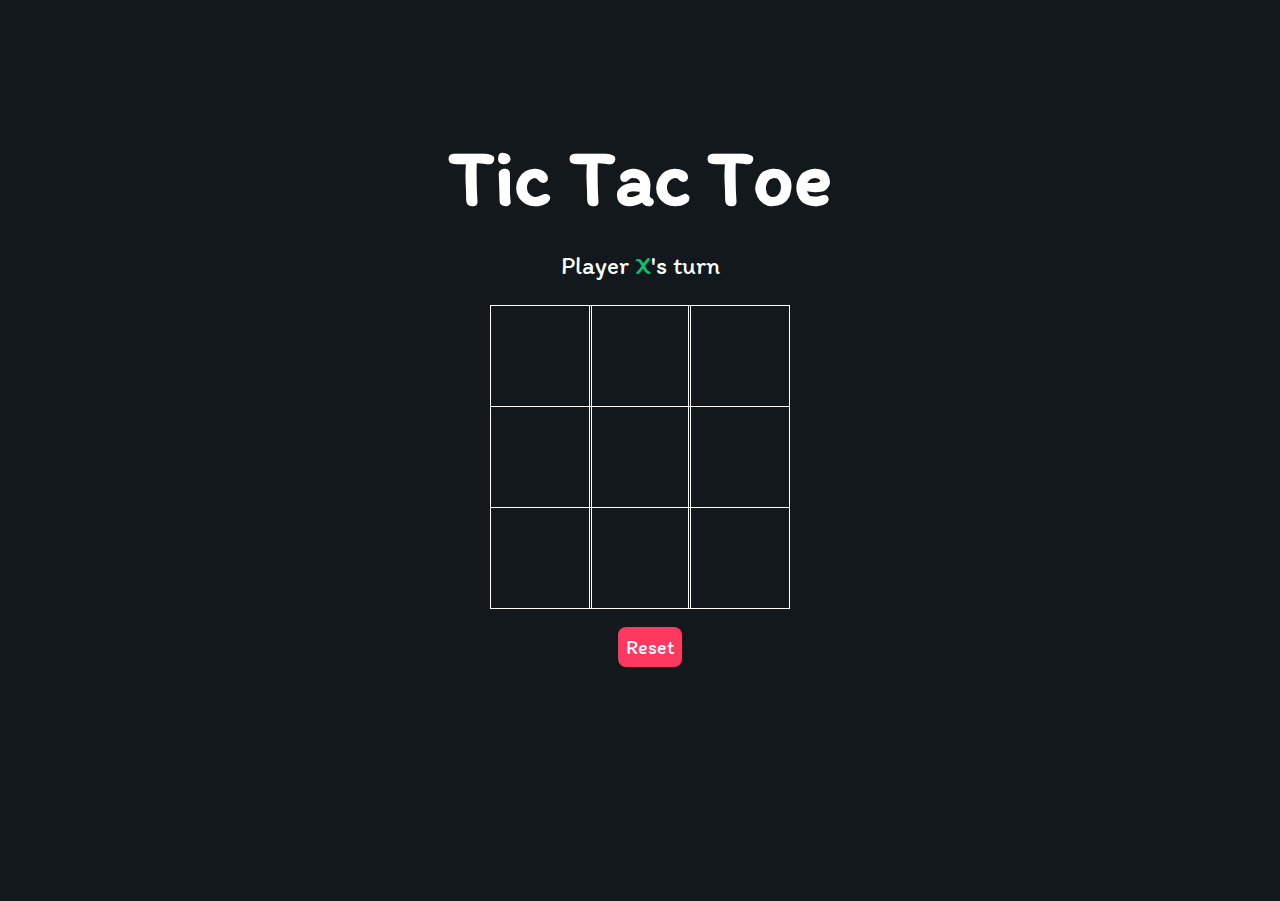
<file: Caro/index.html>
<html lang="en">
<head>
    <meta charset="UTF-8">
    <meta http-equiv="X-UA-Compatible" content="IE=edge">
    <meta name="viewport" content="width=device-width, initial-scale=1.0">
    <link rel="stylesheet" href="style.css">
    <link rel="preconnect" href="https://fonts.gstatic.com">
    <link href="https://fonts.googleapis.com/css2?family=Itim&display=swap" rel="stylesheet">
    <script src="./index.js"></script>
    <title>Tic-Tac-Toe</title>
</head>
<body>
    <main class="background">
        <section class="title">
            <h1>Tic Tac Toe</h1>
        </section>
        <section class="display">
            Player <span class="display-player playerX">X</span>'s turn
        </section>
        <section class="container">
            <div class="tile"></div>
            <div class="tile"></div>
            <div class="tile"></div>
            <div class="tile"></div>
            <div class="tile"></div>
            <div class="tile"></div>
            <div class="tile"></div>
            <div class="tile"></div>
            <div class="tile"></div>
        </section>
        <section class="display announcer hide"></section>
        <section class="controls">
            <button id="reset">Reset</button>
        </section>
    </main>
</body>
</html>
</file>
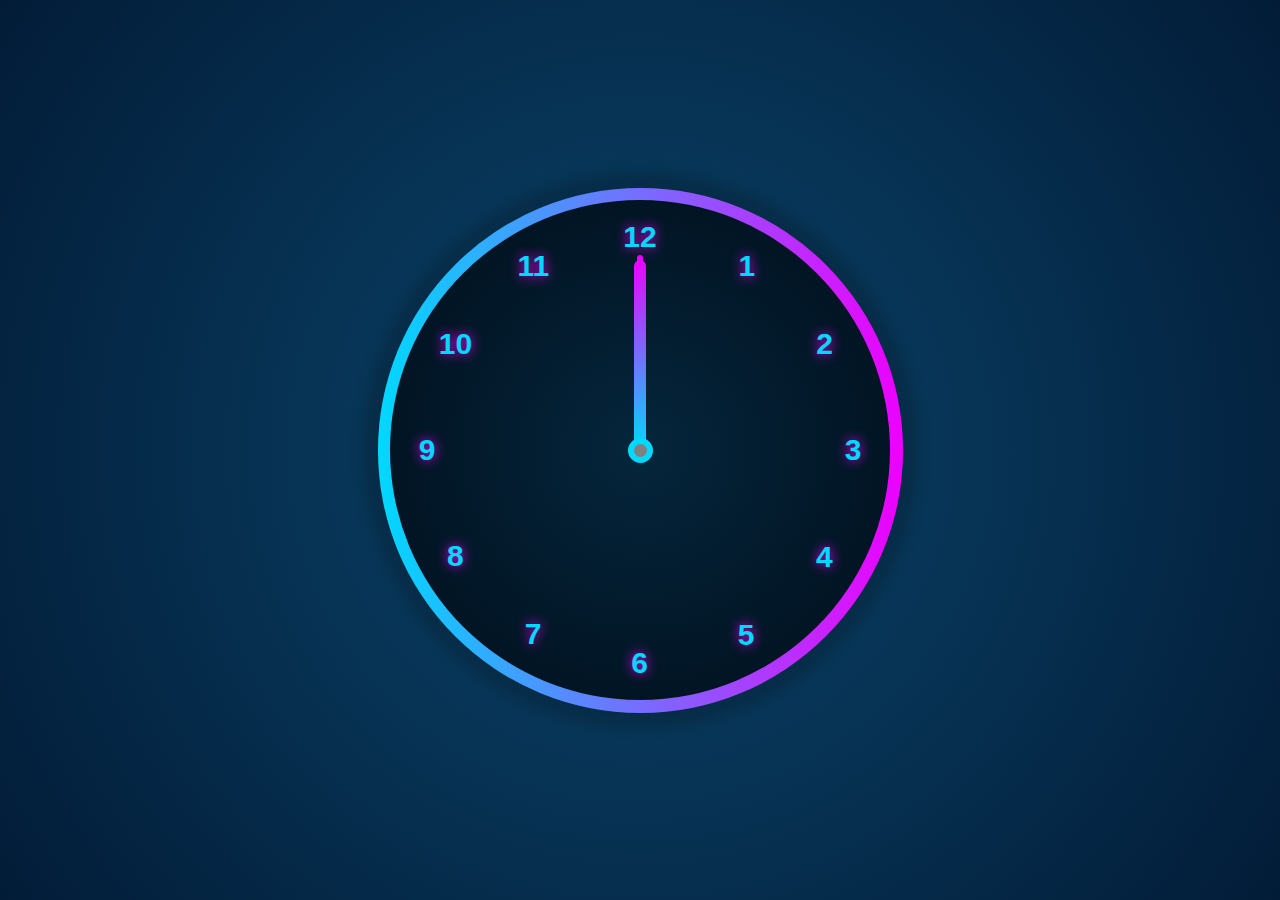
<file: DH3/index.html>
<!DOCTYPE html>
<html lang="en">
<head>
    <meta charset="UTF-8">
    <meta http-equiv="X-UA-Compatible" content="IE=edge">
    <meta name="viewport" content="width=device-width, initial-scale=1.0">
    <title>Document</title>
    <link rel="stylesheet" href="DH3.css">
    <title>Digital clock pro</title>
    <link rel="shortcut icon" 
    href="DHH3.jpg" 
    type="image/x-icon">
</head>
<body>
    <div class="clock">
        <div class="number" style="--n:1 "><b>1 </b></div>
        <div class="number" style="--n:2 "><b>2 </b></div>
        <div class="number" style="--n:3 "><b>3 </b></div>
        <div class="number" style="--n:4 "><b>4 </b></div>
        <div class="number" style="--n:5 "><b>5 </b></div>
        <div class="number" style="--n:6 "><b>6 </b></div>
        <div class="number" style="--n:7 "><b>7 </b></div>
        <div class="number" style="--n:8 "><b>8 </b></div>
        <div class="number" style="--n:9 "><b>9 </b></div>
        <div class="number" style="--n:10"><b>10</b></div>
        <div class="number" style="--n:11"><b>11</b></div>
        <div class="number" style="--n:12"><b>12</b></div>
        <div class="hour-hand"   id="hour-hand"></div>
        <div class="minute-hand" id="minute-hand"></div>
        <div class="second-hand" id="second-hand"></div>
        <div class="center-dot"></div>
    </div>
    <script src="DH3.js"></script>
</body>
</html>
</file>
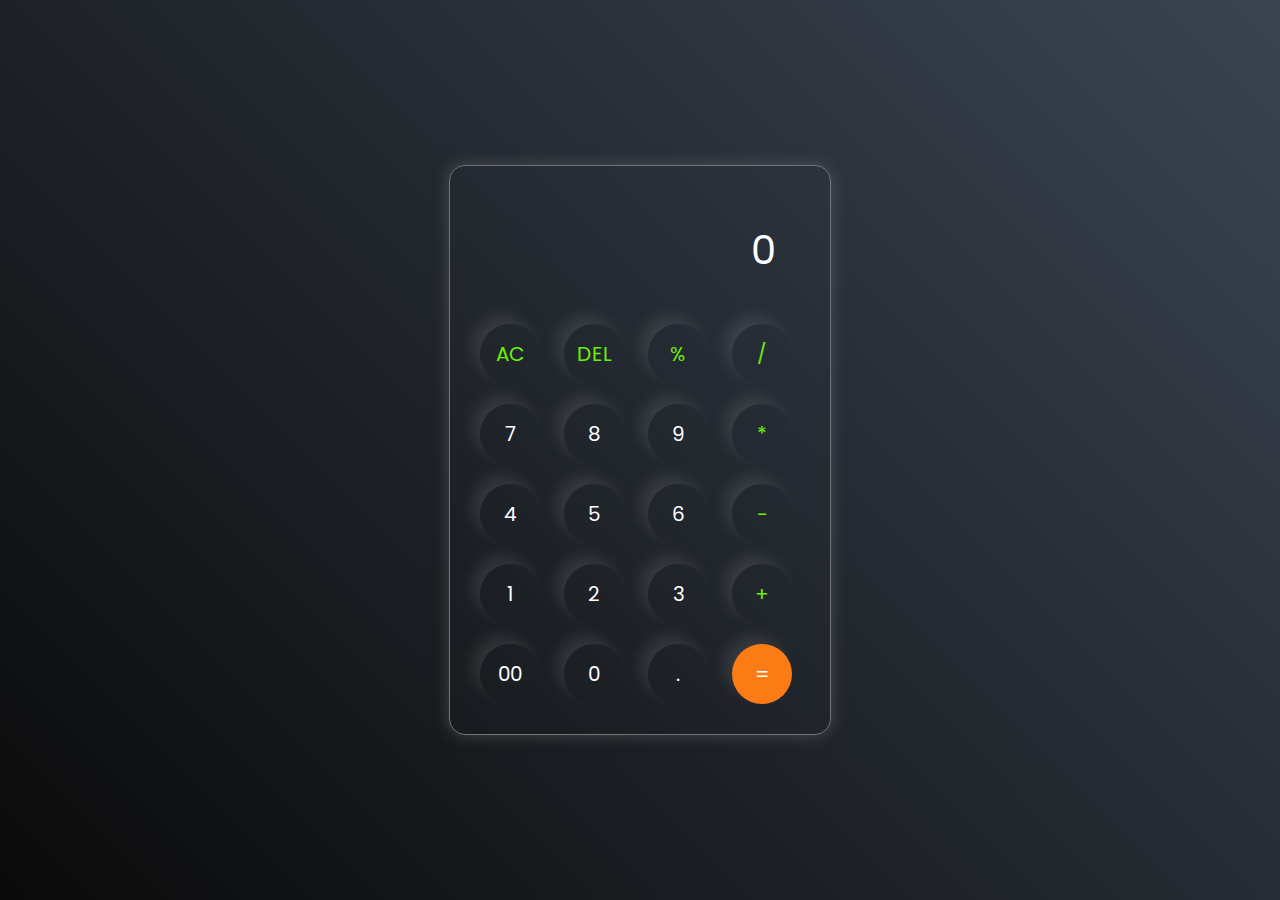
<file: Maytinh2/index.html>
<!DOCTYPE html>
<html lang="en">
  <head>
    <meta charset="UTF-8" />
    <meta http-equiv="X-UA-Compatible" content="IE=edge" />
    <meta name="viewport" content="width=device-width, initial-scale=1.0" />
    <link rel="stylesheet" href="style.css" />
    <title>Calculator - By Code Traversal</title>
  </head>
  <body>
    <div class="container">
      <div class="calculator">
        <input type="text" id="inputBox" placeholder="0" />
        <div>
          <button class="button operator">AC</button>
          <button class="button operator">DEL</button>
          <button class="button operator">%</button>
          <button class="button operator">/</button>
        </div>
        <div>
          <button class="button">7</button>
          <button class="button">8</button>
          <button class="button">9</button>
          <button class="button operator">*</button>
        </div>
        <div>
          <button class="button">4</button>
          <button class="button">5</button>
          <button class="button">6</button>
          <button class="button operator">-</button>
        </div>
        <div>
          <button class="button">1</button>
          <button class="button">2</button>
          <button class="button">3</button>
          <button class="button operator">+</button>
        </div>

        <div>
          <button class="button">00</button>
          <button class="button">0</button>
          <button class="button">.</button>
          <button class="button equalBtn">=</button>
        </div>
      </div>
    </div>

    <script src="script.js"></script>
  </body>
</html>
</file>
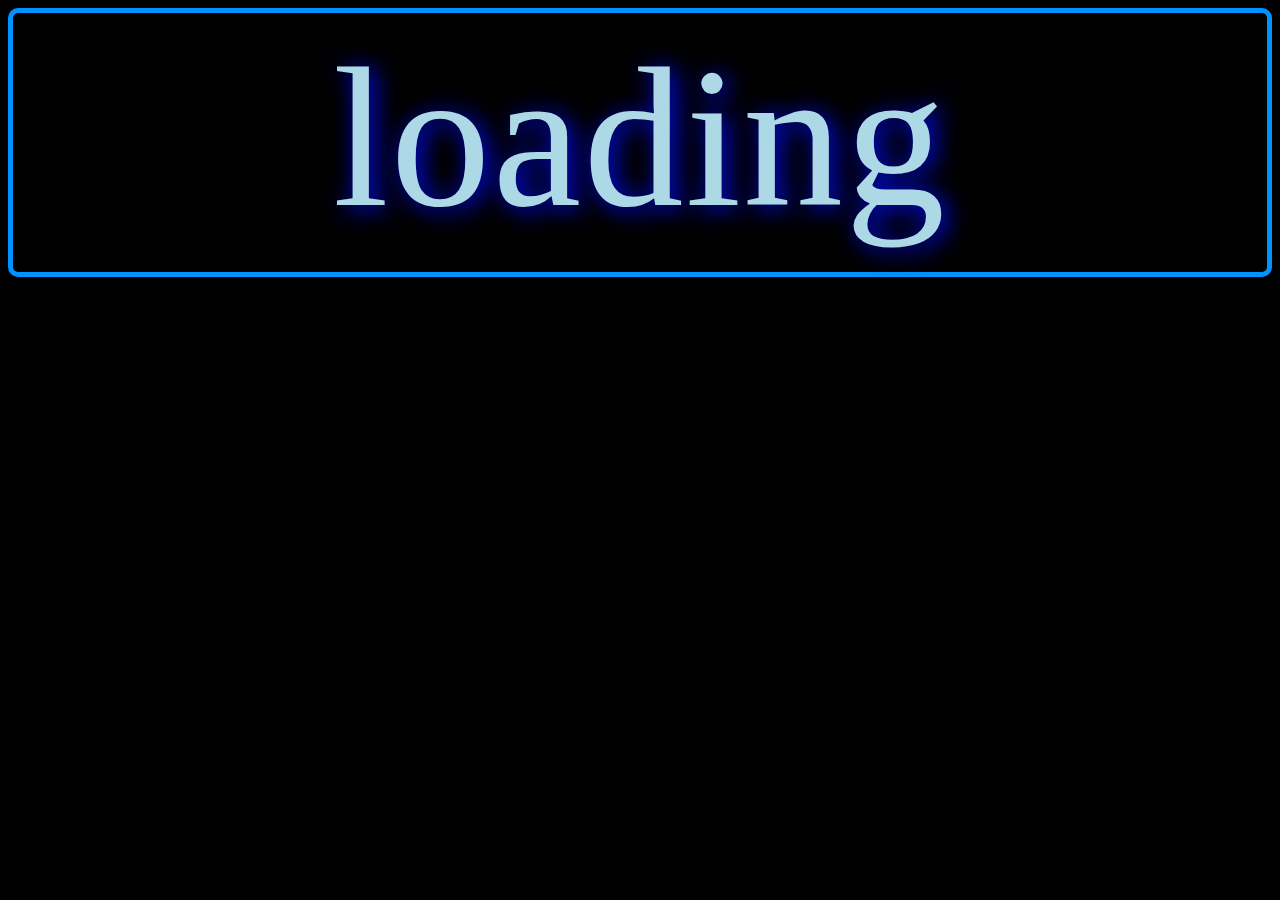
<file: DongHo/index.html.html>
<!DOCTYPE html>
<html lang="en">
<head>
    <meta charset="UTF-8">
    <meta http-equiv="X-UA-Compatible" content="IE=edge">
    <meta name="viewport" content="width=device-width, initial-scale=1.0">
    <link rel="stylesheet" href="DongHo.css">
    <script src="DH.js"></script>
    <title>Digital clock pro</title>
    <link rel="shortcut icon" 
    href="dongho.png" 
    type="image/x-icon">
</head>
<body id="body">
    <form id="all">
        <div id="test">
            loading
        </div>
        <div id="ttt"></div>
    </form>

</body>
</html>
</file>
<file: Caro/style.css>
* {
    padding: 0;
    margin: 0;
    font-family: 'Itim', cursive;
}

.background {
    background-color: #12181B;
    height: 100vh;
    padding-top: 1px;
}

.title {
    color: white;
    text-align: center;
    font-size: 40px;
    margin-top: 10%;
}

.display {
    color: white;
    font-size: 25px;
    text-align: center;
    margin-top: 1em;
    margin-bottom: 1em;
}

.hide {
    display: none;
}

.container {
    margin: 0 auto;
    display: grid;
    grid-template-columns: 33% 33% 33%;
    grid-template-rows: 33% 33% 33%;
    max-width: 300px;

}

.tile {
    border: 1px solid white;
    min-width: 100px;
    min-height: 100px;
    display: flex;
    justify-content: center;
    align-items: center;
    font-size: 50px;
    cursor: pointer;
}

.playerX {
    color: #09C372;
}

.playerO {
    color: #498AFB;
}

.controls {
    display: flex;
    flex-direction: row;
    justify-content: center;
    align-items: center;
    margin-top: 1em;
}

.controls button {
    color: white;
    padding: 8px;
    border-radius: 8px;
    border: none;
    font-size: 20px;
    margin-left: 1em;
    cursor: pointer;
}

.restart {
    background-color: #498AFB;
}

#reset {
    background-color: #FF3860;
}
</file>
<file: DH3/DH3.css>
*{
    margin: 0;
    padding: 0;
    box-sizing: border-box;
    font-family: 'Segoe UI', Tahoma, Geneva, Verdana, sans-serif;
}

body{
    display: flex;
    justify-content: center;
    align-items: center;
    height: 100vh;
    background:  radial-gradient(circle, #0b456b, #021c37);
}

.clock{
    width: 500px;
    height: 500px;
    position: relative;
    background-color: lightgray;
    border-radius: 50%;
    display: flex;
    justify-content: center;
    align-items: center;
    background: radial-gradient(circle, #05263c, #000d1a);
}

.clock::before{
    content: "";
    width: 525px;
    height: 525px;
    position: absolute;
    border-radius: 50%;
    background: linear-gradient(to right, #00d9ff, #ee00ff);
    box-shadow: 0 0 15px 15px rgba(0,0,0, 0.2);
    z-index: -1;
}

.number{
    transform: rotate(calc(30deg * var(--n)));
    position: absolute;
    text-align: center;
    inset: 20px;
    font-size: 30px;
    color: #00d9ff;
    text-shadow: 0 0 12px #ee00ff;
}

.number b{
    transform: rotate(calc(-30deg * var(--n)));
    display: inline-block;
}


.center-dot{
    position: absolute;
    width: 25px;
    height: 25px;
    background-color: gray;
    border: 6px solid #00d9ff;
    border-radius: 50%;
}

.hour-hand, .minute-hand, .second-hand{
    --rotate: 0;
    position: absolute;
    left: 50%;
    bottom: 50%;
    transform: translate(-50%) rotate(calc(var(--rotate) * 1deg));
    transform-origin: bottom;
    border-radius: 30px 30px 0 0;
}

.hour-hand{
    width: 12px;
    height: 130px;
    background: linear-gradient(#00d9ff, #ee00ff)
}

.minute-hand{
    width: 12px;
    height: 190px;
    background: linear-gradient(to top, #00d9ff, #ee00ff)
}

.second-hand{
    width: 6px;
    height: 195px;
    background: linear-gradient(to top, #00d9ff, #ee00ff)
}
</file>
<file: Maytinh2/style.css>
@import url('https://fonts.googleapis.com/css2?family=Poppins:wght@500&display=swap');

*{
    margin: 0;
    padding: 0;
    box-sizing: border-box;
    font-family: 'Poppins', sans-serif;
}

body{
    width: 100%;
    height: 100vh;
    display: flex;
    justify-content: center;
    align-items: center;
    background: linear-gradient(45deg, #0a0a0a, #3a4452);
}

.calculator{
    border: 1px solid #717377;
    padding: 20px;
    border-radius: 16px;
    background: transparent;
    box-shadow: 0px 0px 15px 0 rgba(113, 115, 119, 0.5);

}

input{
    width: 320px;
    border: none;
    padding: 24px;
    margin: 10px;
    background: transparent;
    box-shadow: 0px 3px 15px rgbs(84, 84, 84, 0.1);
    font-size: 40px;
    text-align: right;
    cursor: pointer;
    color: #ffffff;
}

input::placeholder{
    color: #ffffff;
}

button{
    border: none;
    width: 60px;
    height: 60px;
    margin: 10px;
    border-radius: 50%;
    background: transparent;
    color: #ffffff;
    font-size: 20px;
    box-shadow: -8px -8px 15px rgba(255, 255, 255, 0.1);
    cursor: pointer;
}

.equalBtn{
    background-color: #fb7c14;
}

.operator{
    color: #6dee0a;
}
</file>
<file: DongHo/DongHo.css>
#body
{
    background-color: black;
}

#test
{
    text-align: center;
    font-family: serif;
    color: lightblue;
    letter-spacing: 2px;
    font-size: 200px;
    text-shadow: 5px 3px 25px #000CFF;
    padding: 5px;
    border: 5px lightskyblue;
    border-radius: 30px;
}

#bl
{
    text-align: center;
    font-weight: bold;
}

#ttt
{
    color: lightskyblue;
    text-align: center;
    text-shadow: 10px 13px 30px #000FFF;
    padding: 5px;
    border: 2px #000CFF;
    font-family: 'Segoe UI', Tahoma, Geneva, Verdana, sans-serif;
    font-size: 70px;
    border-radius: 30px;
}

#all
{
    padding: 5px;
    border: 5px solid #0093FF;
    font-family: 'Segoe UI', Tahoma, Geneva, Verdana, sans-serif;
    border-radius: 10px;
}
</file>
